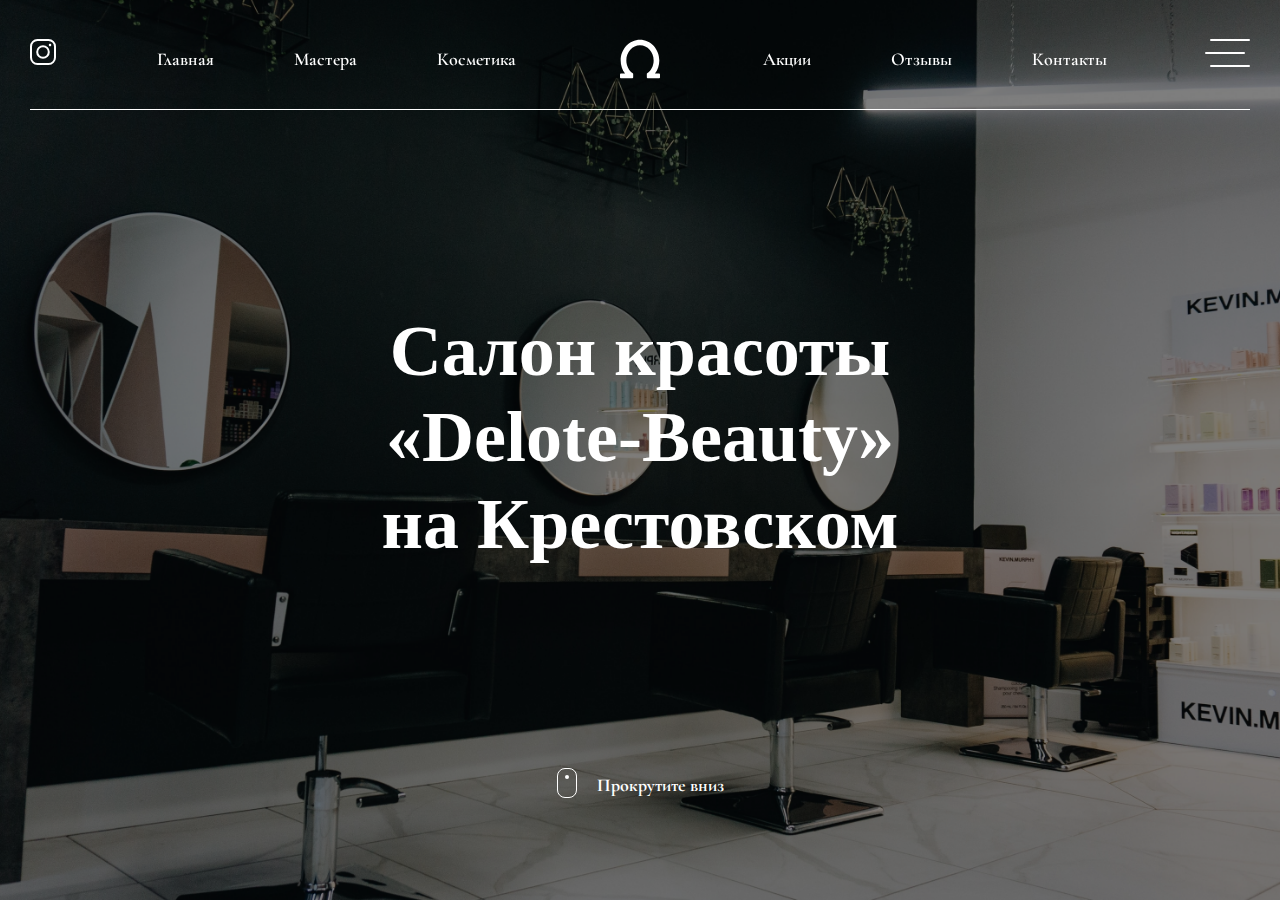
<file: index.html>
<!DOCTYPE html>
<html lang="en">
	<head>
		<meta charset="UTF-8" />
		<meta name="viewport" content="width=device-width, initial-scale=1.0" />
		<title>Beauty</title>
		<link rel="stylesheet" href="./assets/styles/style.css" />
		<link rel="stylesheet" href="./assets/styles/media.css" />
	</head>
	<!-- padding одинаковый во всех sction -->

	<body>
		<header class="header">
			<div class="container">
				<div class="header__line">
					<a href="#" class="inst__wrapper">
						<svg
							xmlns="http://www.w3.org/2000/svg"
							width="26"
							height="26"
							viewBox="0 0 26 26"
							fill="none"
						>
							<path
								d="M18.5341 1H7.46592C3.89455 1 1 3.89507 1 7.46592V18.5341C1 22.1054 3.89507 25 7.46643 25H18.5336C22.1049 25 25 22.1049 25 18.5336V7.46592C25 3.89455 22.1049 1 18.5336 1H18.5341Z"
								stroke="white"
								stroke-width="2"
								stroke-miterlimit="10"
							/>
							<path
								d="M13 18.7932C16.1995 18.7932 18.7932 16.1995 18.7932 13C18.7932 9.8005 16.1995 7.20679 13 7.20679C9.80049 7.20679 7.20679 9.8005 7.20679 13C7.20679 16.1995 9.80049 18.7932 13 18.7932Z"
								stroke="white"
								stroke-width="2"
								stroke-miterlimit="10"
							/>
							<path
								d="M20.0345 7.20688C20.72 7.20688 21.2757 6.65115 21.2757 5.96562C21.2757 5.2801 20.72 4.72437 20.0345 4.72437C19.3489 4.72437 18.7932 5.2801 18.7932 5.96562C18.7932 6.65115 19.3489 7.20688 20.0345 7.20688Z"
								fill="white"
							/>
						</svg>
					</a>
					<nav class="header__nav">
						<a href="#" class="header__link">Главная</a>
						<a href="./masters.html" class="header__link">Мастера</a>
						<a href="#" class="header__link">Косметика</a>
					</nav>
					<a href="./index.html" class="logo__wrapper">
						<svg
							xmlns="http://www.w3.org/2000/svg"
							width="40"
							height="40"
							viewBox="0 0 40 40"
							fill="none"
						>
							<g clip-path="url(#clip0_1_23)">
								<path
									d="M39.1904 34.5978H34.9553C37.7664 30.8686 39.3147 26.2056 39.3147 21.4677C39.3147 9.99511 30.6501 0.661377 19.9988 0.661377C9.34791 0.661377 0.682858 9.99552 0.682858 21.4677C0.682858 26.2064 2.23032 30.8694 5.04109 34.5978H0.809553C0.36268 34.5978 0 34.9605 0 35.4074V38.5298C0 38.9767 0.36268 39.3394 0.809553 39.3394H12.3663C12.8132 39.3394 13.1759 38.9767 13.1759 38.5298V35.0516C13.1759 34.8589 13.1075 34.6731 12.9828 34.527L12.9379 34.474C12.8925 34.4201 12.8399 34.3728 12.782 34.3331C8.8047 31.5766 6.33354 26.6472 6.33354 21.4673C6.33354 13.1103 12.4639 6.31165 19.9988 6.31165C27.5333 6.31165 33.6636 13.1107 33.6636 21.4673C33.6636 26.6691 31.1771 31.609 27.1755 34.3598C26.9557 34.5108 26.8245 34.7601 26.8245 35.0265V38.529C26.8245 38.9759 27.1872 39.3386 27.6341 39.3386H39.1904C39.6373 39.3386 40 38.9759 40 38.529V35.4066C40 34.9601 39.6381 34.5978 39.1904 34.5978Z"
									fill="white"
								/>
							</g>
							<defs>
								<clipPath id="clip0_1_23">
									<rect width="40" height="40" fill="white" />
								</clipPath>
							</defs>
						</svg>
					</a>
					<nav class="header__nav">
						<a href="#" class="header__link">Акции</a>
						<a href="#" class="header__link">Отзывы</a>
						<a href="./contacts.html" class="header__link">Контакты</a>
					</nav>
					<nav class="burger__nav">
						<input type="checkbox" id="burger" class="burger__check" hidden />
						<label for="burger" class="burger__btn">
							<span class="burger__line"></span>
						</label>
						<div class="burger__menu">
							<p class="burger__text">
								Lorem ipsum dolor sit amet, consectetur adipiscing elit. Ipsum,
								adipiscing amet in egestas sem dui, arcu faucibus scelerisque.
								Nisl est felis id volutpat. Sed dolor fermentum amet lectus nibh
								quis. Tortor donec pellentesque leo ac placerat. Morbi.
							</p>
							<div class="contacts-box">
						<h3 class="contacts__sub-title">Контакты</h3>
						<div class="contacts__phones">
							<p class="cont-p__item">+7 (812) 123-45-67</p>
							<p class="cont-p__item">+7 (812) 123-45-67</p>
							<p class="cont-p__item">Новоостровский проспект, дом 36 лит. С</p>
						</div>
					</div>
					<div class="contacts-box">
						<h3 class="contacts__sub-title">Режим работы</h3>
						<div class="contacts__phones">
							<p class="cont-p__item">C 10:00 до 21:00 (Пн-Пт)</p>
							<p class="cont-p__item">С 11:00 до 20:00 (Сб-Вс)</p>
						</div>
					</div>
						</div>
					</nav>
				</div>
			</div>
		</header>
		<section class="hero">
			<div class="hero__div"></div>
			<h1 class="hero__title">Салон красоты «Delote-Beauty» на Крестовском</h1>
			<a href="#quote__scroll" class="hero__scrolltext">Прокрутите вниз</a>
		</section>
		<!-- <section class="quote" id="quote__scroll">	
			<div class="container">
				<div class="quotes">
					<svg
						xmlns="http://www.w3.org/2000/svg"
						width="80"
						height="64"
						viewBox="0 0 80 64"
						fill="none"
					>
						<path
							d="M22.0513 36.5714C26.1538 36.5714 29.4017 37.8546 31.7949 40.4211C34.359 42.8271 35.6411 46.0351 35.6411 50.0451C35.6411 54.3759 34.1026 57.8246 31.0257 60.391C28.1197 62.797 24.1026 64 18.9744 64C12.9915 64 8.29064 61.8346 4.87183 57.5038C1.62397 53.1729 0 46.9975 0 38.9774C0 31.7594 1.70941 25.1028 5.12821 19.0075C8.54702 12.7519 13.6752 6.49623 20.5129 0.240597C20.6838 0.0801979 20.9402 0 21.282 0C21.7949 0 22.2222 0.2406 22.5641 0.721797C22.906 1.203 22.906 1.604 22.5641 1.9248C14.188 9.94485 9.99999 19.4085 9.99999 30.3158C9.99999 34.807 10.8547 38.0952 12.5641 40.1805C14.1026 37.7744 17.265 36.5714 22.0513 36.5714ZM66.4103 36.5714C70.5128 36.5714 73.7607 37.8546 76.1538 40.4211C78.7179 42.8271 80 46.0351 80 50.0451C80 54.3759 78.4615 57.8246 75.3846 60.391C72.4786 62.797 68.4616 64 63.3334 64C57.3505 64 52.6496 61.8346 49.2308 57.5038C45.9829 53.1729 44.359 46.9975 44.359 38.9774C44.359 31.7594 46.0684 25.1028 49.4872 19.0075C52.906 12.7519 58.0342 6.49623 64.8718 0.240597C65.0427 0.0801979 65.2992 0 65.641 0C66.1539 0 66.5812 0.2406 66.9231 0.721797C67.265 1.203 67.265 1.604 66.9231 1.9248C58.547 9.94485 54.359 19.4085 54.359 30.3158C54.359 34.807 55.2137 38.0952 56.9231 40.1805C58.4616 37.7744 61.624 36.5714 66.4103 36.5714Z"
							fill="white"
						/>
					</svg>
				</div>
				<p class="quote__content">
					Lorem ipsum dolor sit amet, consectetur adipiscing elit. In arcu nibh
					vitae amet. Ipsum, pharetra donec ornare velit. Id at quisque accumsan
					risus ac ipsum ut. Sit elit, facilisi proin non malesuada sociis
					tristique. Viverra augue lorem ut quisque quam tortor, malesuada
					iaculis.
				</p>
				<p class="quote__content margin__quote">
					Et elementum at nulla venenatis, faucibus integer. Auctor neque eros,
					viverra rutrum. Fames ultrices condimentum tortor nec penatibus. Velit
					imperdiet sapien fringilla vestibulum sit fames.
				</p>
				<div class="servises-content">
					<div class="servises-content__wrapper">
						<div class="servises-content__bgcard hair"></div>
						<p class="servises-content__descript">Парикмахерские услуги</p>
					</div>
					<div class="servises-content__wrapper">
						<div class="servises-content__bgcard manic"></div>
						<p class="servises-content__descript">Маникюр</p>
					</div>
					<div class="servises-content__wrapper">
						<div class="servises-content__bgcard pedic"></div>
						<p class="servises-content__descript">Педикюр</p>
					</div>
					<div class="servises-content__wrapper">
						<div class="servises-content__bgcard cosm"></div>
						<p class="servises-content__descript">Косметология</p>
					</div>
					<div class="servises-content__wrapper">
						<div class="servises-content__bgcard estet"></div>
						<p class="servises-content__descript">Эстетист по телу</p>
					</div>
					<div class="servises-content__wrapper">
						<div class="servises-content__bgcard visaj"></div>
						<p class="servises-content__descript">Визаж</p>
					</div>
				</div>
				<div class="sponsors">
					<div class="sponsors__wrapper">
						<img src="./assets/src/image 3 (Traced).png" alt="" />
					</div>
					<div class="sponsors__wrapper">
						<img src="./assets/src/image 4 (Traced).png" alt="" />
					</div>
					<div class="sponsors__wrapper">
						<img src="./assets/src/image 5 (Traced).png" alt="" />
					</div>
					<div class="sponsors__wrapper">
						<img src="./assets/src/image 6 (Traced).png" alt="" />
					</div>
				</div>
			</div>
		</section>
		<section class="works">
			<div class="container">
				<div class="our-works">
					<h2 class="our-works__title">Наши работы</h2>
					<div class="our-works__links">
						<a href="" class="header__link">Показать все</a>
						<a href="" class="header__link">Парикмахерские услуги</a>
						<a href="" class="header__link">Маникюр</a>
						<a href="" class="header__link">Педикюр</a>
					</div>
					<div class="our-works__photos">
						<div class="our-works__wrapper">
							<img src="./assets/src/work-9.jpg" alt="style work" />
						</div>
						<div class="our-works__wrapper">
							<img src="./assets/src/work-6.jpg" alt="style work" />
						</div>
						<div class="our-works__wrapper">
							<img src="./assets/src/work-3.jpg" alt="style work" />
						</div>
						<div class="our-works__wrapper">
							<img src="./assets/src/work-8.jpg" alt="style work" />
						</div>
						<div class="our-works__wrapper">
							<img src="./assets/src/work-5.jpg" alt="style work" />
						</div>
						<div class="our-works__wrapper">
							<img src="./assets/src/work-2.jpg" alt="style work" />
						</div>
						<div class="our-works__wrapper">
							<img src="./assets/src/work-7.jpg" alt="style work" />
						</div>
						<div class="our-works__wrapper">
							<img src="./assets/src/work-4.jpg" alt="style work" />
						</div>
						<div class="our-works__wrapper">
							<img src="./assets/src/work-1.jpg" alt="style work" />
						</div>
					</div>
				</div>
			</div>
		</section>
		<footer class="footer">
			<div class="container">
				<div class="footer__content">
					<a href="#" class="logo__wrapper">
						<img src="./assets/src/omega-sign-svgrepo-com 1.svg" alt="">
					</a>
					<nav class="footer__content-contacts">
						<h3 class="footer__content-title">Контакты</h3>
						<p class="footer__content-text">+7 (812) 123-45-67</p>
						<p class="footer__content-text">+7 (911) 123-45-67</p>
						<p class="footer__content-text">
							Новоостровский проспект, дом 36 лит. С
						</p>
					</nav>
					<nav class="footer__content-contacts">
						<h3 class="footer__content-title">Режим работы</h3>
						<p class="footer__content-text">C 10:00 до 21:00 (Пн-Пт)</p>
						<p class="footer__content-text">С 11:00 до 20:00 (Сб-Вс)</p>
					</nav>
					<nav class="footer__content-contacts">
						<h3 class="footer__content-title">Мы в Instagram</h3>
						<a href="#" class="inst__wrapper">
							<img src="./assets/src/Group 2.svg" alt="">
						</a>
					</nav>
				</div>
				<div class="copyright">
					<p class="copyright__text">Copyright © 2017 - 2022</p>
				</div>
			</div>
		</footer> -->
	</body>
</html>
</file>
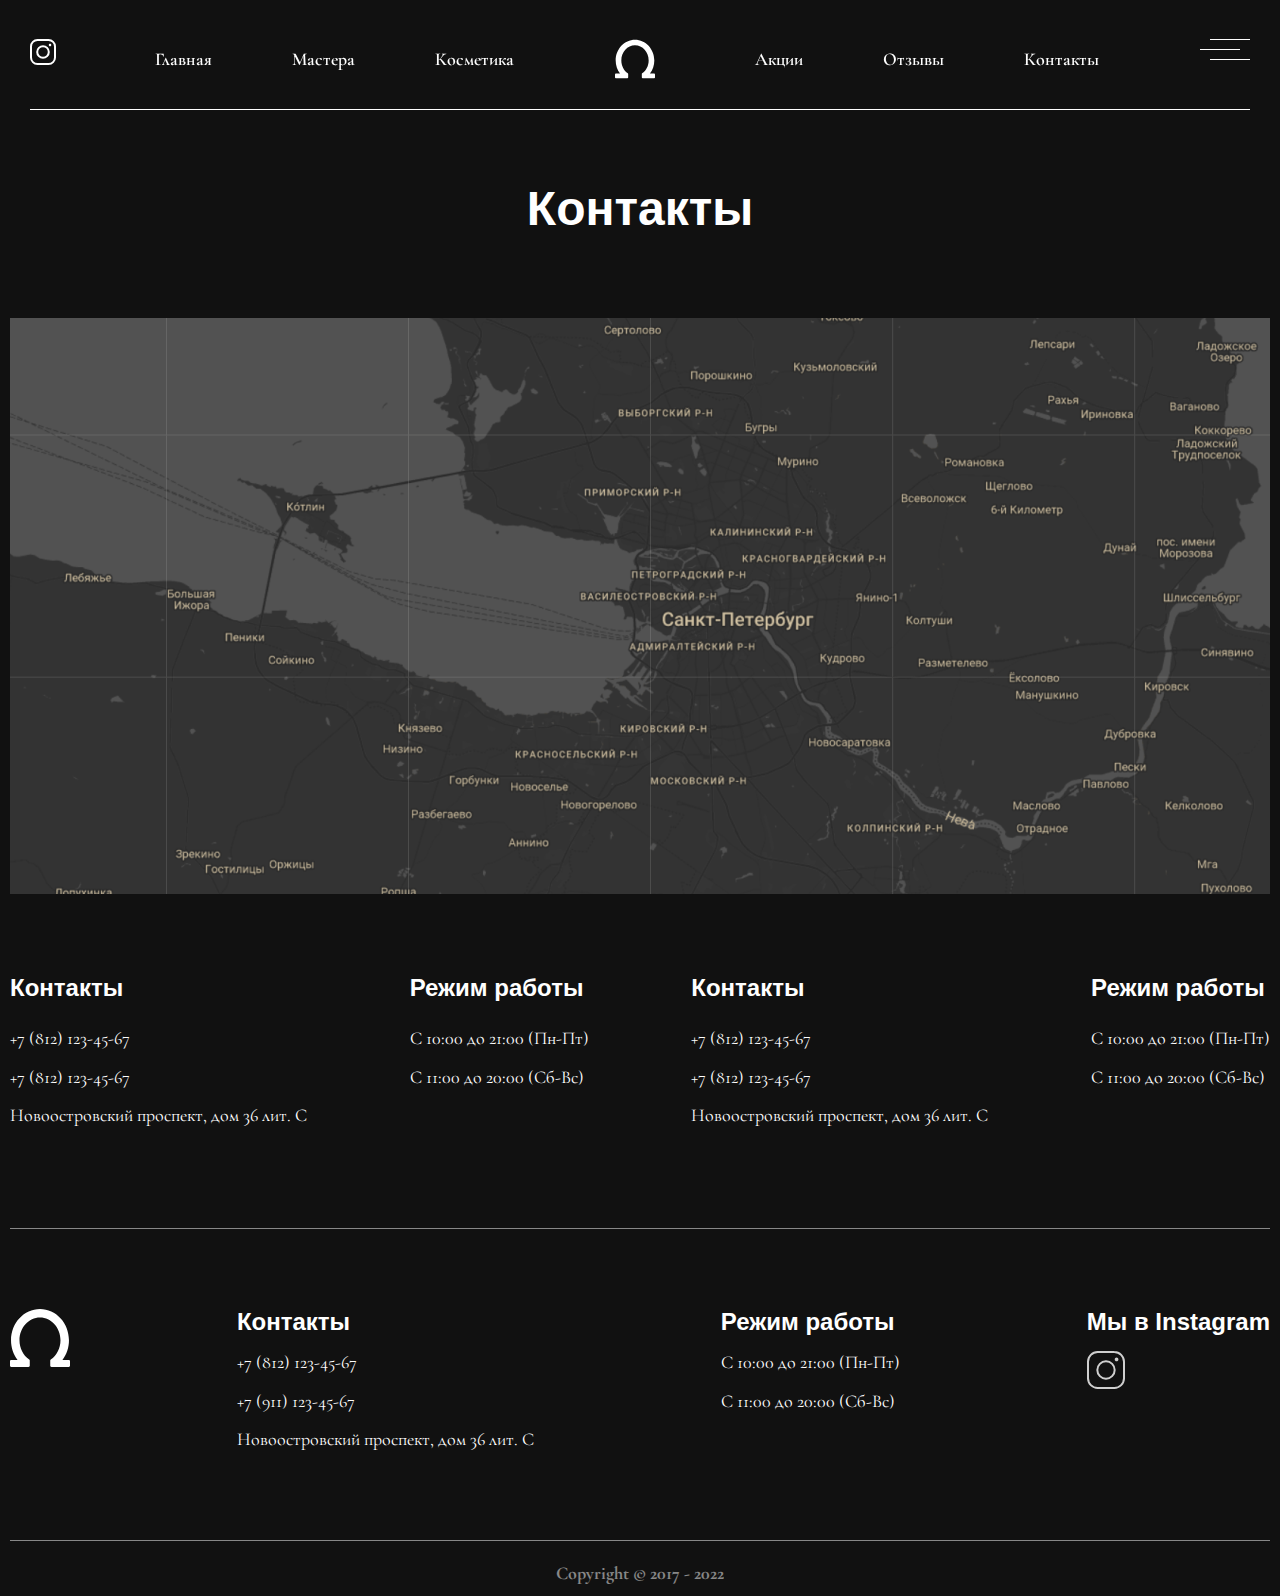
<file: contacts.html>
<!DOCTYPE html>
<html lang="en">
	<head>
		<meta charset="UTF-8" />
		<meta name="viewport" content="width=device-width, initial-scale=1.0" />
		<title>Document</title>
		<link rel="stylesheet" href="./assets/styles/style.css" />
	</head>
	<body>
		<header class="header">
			<div class="container">
				<div class="header__line">
					<a href="#" class="inst__wrapper">
						<!-- убрать div -->
						<svg
							xmlns="http://www.w3.org/2000/svg"
							width="26"
							height="26"
							viewBox="0 0 26 26"
							fill="none"
						>
							<path
								d="M18.5341 1H7.46592C3.89455 1 1 3.89507 1 7.46592V18.5341C1 22.1054 3.89507 25 7.46643 25H18.5336C22.1049 25 25 22.1049 25 18.5336V7.46592C25 3.89455 22.1049 1 18.5336 1H18.5341Z"
								stroke="white"
								stroke-width="2"
								stroke-miterlimit="10"
							/>
							<path
								d="M13 18.7932C16.1995 18.7932 18.7932 16.1995 18.7932 13C18.7932 9.8005 16.1995 7.20679 13 7.20679C9.80049 7.20679 7.20679 9.8005 7.20679 13C7.20679 16.1995 9.80049 18.7932 13 18.7932Z"
								stroke="white"
								stroke-width="2"
								stroke-miterlimit="10"
							/>
							<path
								d="M20.0345 7.20688C20.72 7.20688 21.2757 6.65115 21.2757 5.96562C21.2757 5.2801 20.72 4.72437 20.0345 4.72437C19.3489 4.72437 18.7932 5.2801 18.7932 5.96562C18.7932 6.65115 19.3489 7.20688 20.0345 7.20688Z"
								fill="white"
							/>
						</svg>
					</a>
					<nav class="header__nav">
						<a href="./index.html" class="header__link">Главная</a>
						<a href="./masters.html" class="header__link">Мастера</a>
						<a href="./cost.html" class="header__link">Косметика</a>
					</nav>
					<a href="./index.html" class="logo__wrapper">
						<!-- убрать div -->
						<svg
							xmlns="http://www.w3.org/2000/svg"
							width="40"
							height="40"
							viewBox="0 0 40 40"
							fill="none"
						>
							<g clip-path="url(#clip0_1_23)">
								<path
									d="M39.1904 34.5978H34.9553C37.7664 30.8686 39.3147 26.2056 39.3147 21.4677C39.3147 9.99511 30.6501 0.661377 19.9988 0.661377C9.34791 0.661377 0.682858 9.99552 0.682858 21.4677C0.682858 26.2064 2.23032 30.8694 5.04109 34.5978H0.809553C0.36268 34.5978 0 34.9605 0 35.4074V38.5298C0 38.9767 0.36268 39.3394 0.809553 39.3394H12.3663C12.8132 39.3394 13.1759 38.9767 13.1759 38.5298V35.0516C13.1759 34.8589 13.1075 34.6731 12.9828 34.527L12.9379 34.474C12.8925 34.4201 12.8399 34.3728 12.782 34.3331C8.8047 31.5766 6.33354 26.6472 6.33354 21.4673C6.33354 13.1103 12.4639 6.31165 19.9988 6.31165C27.5333 6.31165 33.6636 13.1107 33.6636 21.4673C33.6636 26.6691 31.1771 31.609 27.1755 34.3598C26.9557 34.5108 26.8245 34.7601 26.8245 35.0265V38.529C26.8245 38.9759 27.1872 39.3386 27.6341 39.3386H39.1904C39.6373 39.3386 40 38.9759 40 38.529V35.4066C40 34.9601 39.6381 34.5978 39.1904 34.5978Z"
									fill="white"
								/>
							</g>
							<defs>
								<clipPath id="clip0_1_23">
									<rect width="40" height="40" fill="white" />
								</clipPath>
							</defs>
						</svg>
					</a>
					<nav class="header__nav">
						<a href="#" class="header__link">Акции</a>
						<a href="#" class="header__link">Отзывы</a>
						<a href="#" class="header__link">Контакты</a>
					</nav>
					<a href="#" class="burger__wrapper">
						<!-- убрать div -->
						<svg
							xmlns="http://www.w3.org/2000/svg"
							width="50"
							height="21"
							viewBox="0 0 50 21"
							fill="none"
						>
							<line x1="10" y1="0.5" x2="50" y2="0.5" stroke="white" />
							<line x1="10" y1="20.5" x2="50" y2="20.5" stroke="white" />
							<line y1="10.5" x2="40" y2="10.5" stroke="white" />
						</svg>
					</a>
				</div>
			</div>
		</header>
		<section class="contacts">
			<div class="container">
				<h2 class="contacts__title">Контакты</h2>
				<div class="map"></div>
				<div class="general__c-wrapper">
					<div class="contacts-box">
						<h3 class="contacts__sub-title">Контакты</h3>
						<div class="contacts__phones">
							<p class="cont-p__item">+7 (812) 123-45-67</p>
							<p class="cont-p__item">+7 (812) 123-45-67</p>
							<p class="cont-p__item">Новоостровский проспект, дом 36 лит. С</p>
						</div>
					</div>
					<div class="contacts-box">
						<h3 class="contacts__sub-title">Режим работы</h3>
						<div class="contacts__phones">
							<p class="cont-p__item">C 10:00 до 21:00 (Пн-Пт)</p>
							<p class="cont-p__item">С 11:00 до 20:00 (Сб-Вс)</p>
						</div>
					</div>
					<div class="contacts-box">
						<h3 class="contacts__sub-title">Контакты</h3>
						<div class="contacts__phones">
							<p class="cont-p__item">+7 (812) 123-45-67</p>
							<p class="cont-p__item">+7 (812) 123-45-67</p>
							<p class="cont-p__item">Новоостровский проспект, дом 36 лит. С</p>
						</div>
					</div>
					<div class="contacts-box">
						<h3 class="contacts__sub-title">Режим работы</h3>
						<div class="contacts__phones">
							<p class="cont-p__item">C 10:00 до 21:00 (Пн-Пт)</p>
							<p class="cont-p__item">С 11:00 до 20:00 (Сб-Вс)</p>
						</div>
					</div>
				</div>
			</div>
		</section>
		<footer class="footer">
			<div class="container">
				<div class="footer__content">
					<a href="#" class="logo__wrapper">
						<img src="./assets/src/omega-sign-svgrepo-com 1.svg" alt="" />
					</a>
					<nav class="footer__content-contacts">
						<h3 class="footer__content-title">Контакты</h3>
						<p class="footer__content-text">+7 (812) 123-45-67</p>
						<p class="footer__content-text">+7 (911) 123-45-67</p>
						<p class="footer__content-text">
							Новоостровский проспект, дом 36 лит. С
						</p>
					</nav>
					<nav class="footer__content-contacts">
						<h3 class="footer__content-title">Режим работы</h3>
						<p class="footer__content-text">C 10:00 до 21:00 (Пн-Пт)</p>
						<p class="footer__content-text">С 11:00 до 20:00 (Сб-Вс)</p>
					</nav>
					<nav class="footer__content-contacts">
						<h3 class="footer__content-title">Мы в Instagram</h3>
						<a href="#" class="inst__wrapper">
							<img src="./assets/src/Group 2.svg" alt="" />
						</a>
					</nav>
				</div>
				<div class="copyright">
					<p class="copyright__text">Copyright © 2017 - 2022</p>
				</div>
			</div>
		</footer>
	</body>
</html>
</file>
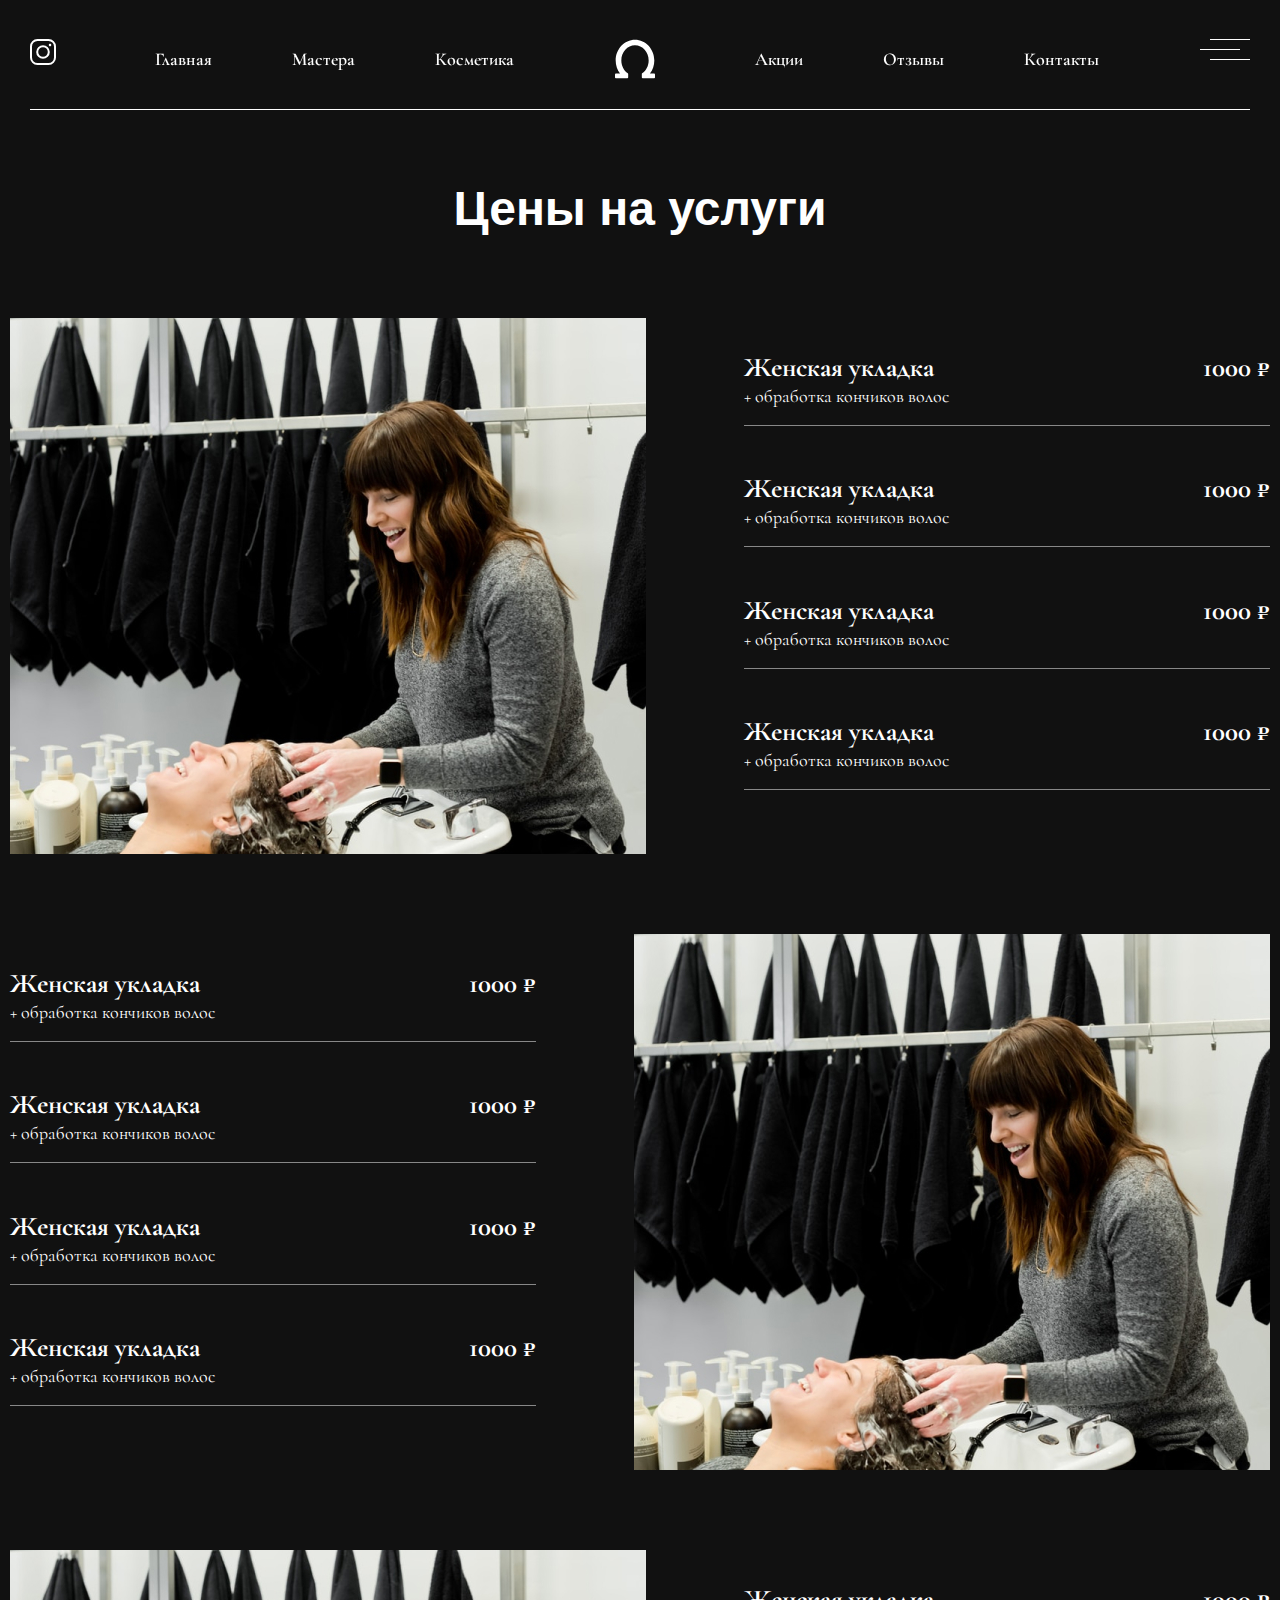
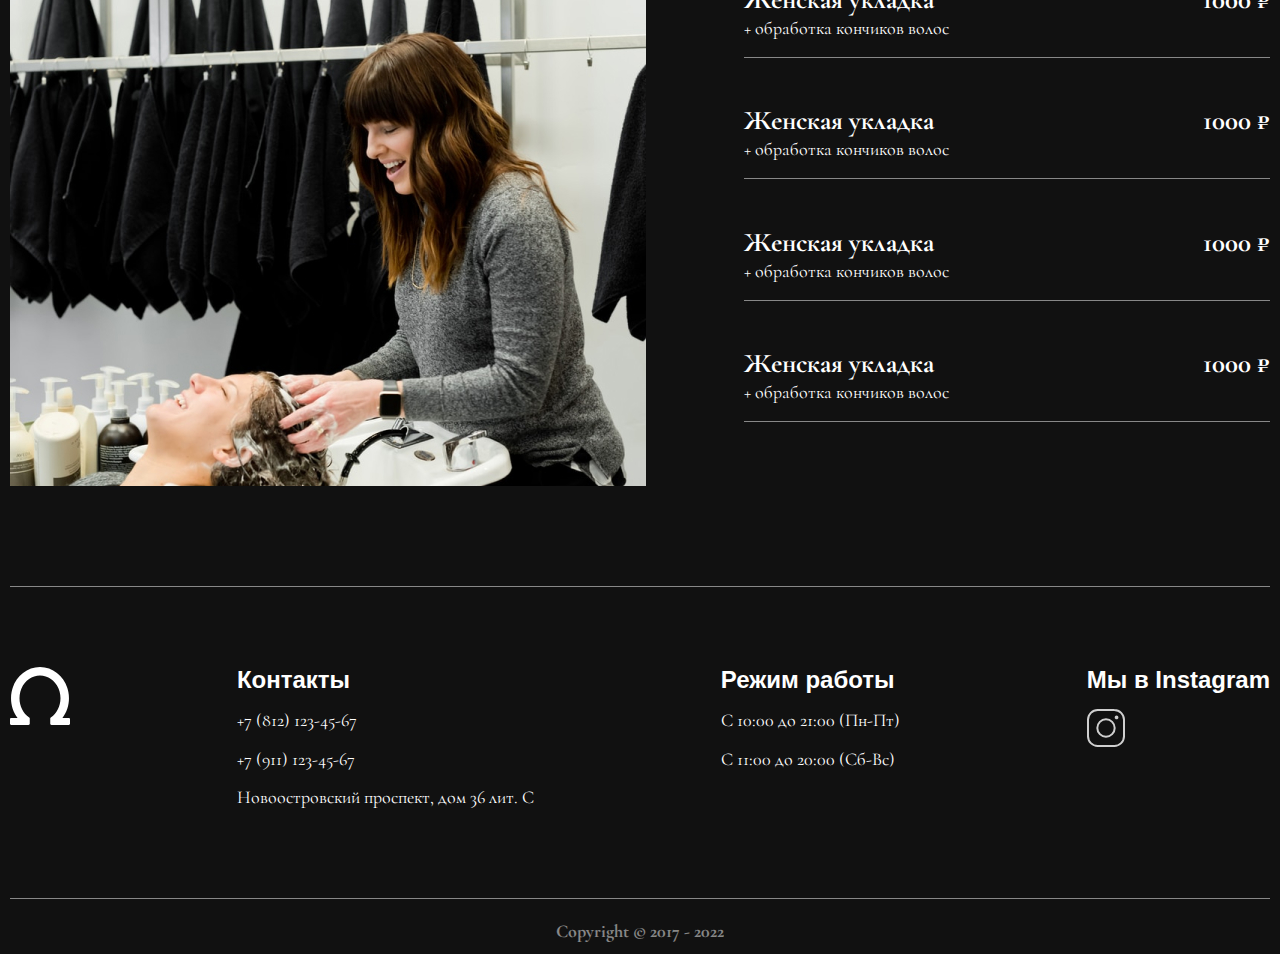
<file: cost.html>
<!DOCTYPE html>
<html lang="en">
	<head>
		<meta charset="UTF-8" />
		<meta name="viewport" content="width=device-width, initial-scale=1.0" />
		<title>Document</title>
		<link rel="stylesheet" href="./assets/styles/style.css" />
	</head>
	<body>
		<header class="header">
			<div class="container">
				<div class="header__line">
					<a href="#" class="inst__wrapper">
						<!-- убрать div -->
						<svg
							xmlns="http://www.w3.org/2000/svg"
							width="26"
							height="26"
							viewBox="0 0 26 26"
							fill="none"
						>
							<path
								d="M18.5341 1H7.46592C3.89455 1 1 3.89507 1 7.46592V18.5341C1 22.1054 3.89507 25 7.46643 25H18.5336C22.1049 25 25 22.1049 25 18.5336V7.46592C25 3.89455 22.1049 1 18.5336 1H18.5341Z"
								stroke="white"
								stroke-width="2"
								stroke-miterlimit="10"
							/>
							<path
								d="M13 18.7932C16.1995 18.7932 18.7932 16.1995 18.7932 13C18.7932 9.8005 16.1995 7.20679 13 7.20679C9.80049 7.20679 7.20679 9.8005 7.20679 13C7.20679 16.1995 9.80049 18.7932 13 18.7932Z"
								stroke="white"
								stroke-width="2"
								stroke-miterlimit="10"
							/>
							<path
								d="M20.0345 7.20688C20.72 7.20688 21.2757 6.65115 21.2757 5.96562C21.2757 5.2801 20.72 4.72437 20.0345 4.72437C19.3489 4.72437 18.7932 5.2801 18.7932 5.96562C18.7932 6.65115 19.3489 7.20688 20.0345 7.20688Z"
								fill="white"
							/>
						</svg>
					</a>
					<nav class="header__nav">
						<a href="./index.html" class="header__link">Главная</a>
						<a href="./masters.html" class="header__link">Мастера</a>
						<a href="./cost.html" class="header__link">Косметика</a>
					</nav>
					<a href="./index.html" class="logo__wrapper">
						<!-- убрать div -->
						<svg
							xmlns="http://www.w3.org/2000/svg"
							width="40"
							height="40"
							viewBox="0 0 40 40"
							fill="none"
						>
							<g clip-path="url(#clip0_1_23)">
								<path
									d="M39.1904 34.5978H34.9553C37.7664 30.8686 39.3147 26.2056 39.3147 21.4677C39.3147 9.99511 30.6501 0.661377 19.9988 0.661377C9.34791 0.661377 0.682858 9.99552 0.682858 21.4677C0.682858 26.2064 2.23032 30.8694 5.04109 34.5978H0.809553C0.36268 34.5978 0 34.9605 0 35.4074V38.5298C0 38.9767 0.36268 39.3394 0.809553 39.3394H12.3663C12.8132 39.3394 13.1759 38.9767 13.1759 38.5298V35.0516C13.1759 34.8589 13.1075 34.6731 12.9828 34.527L12.9379 34.474C12.8925 34.4201 12.8399 34.3728 12.782 34.3331C8.8047 31.5766 6.33354 26.6472 6.33354 21.4673C6.33354 13.1103 12.4639 6.31165 19.9988 6.31165C27.5333 6.31165 33.6636 13.1107 33.6636 21.4673C33.6636 26.6691 31.1771 31.609 27.1755 34.3598C26.9557 34.5108 26.8245 34.7601 26.8245 35.0265V38.529C26.8245 38.9759 27.1872 39.3386 27.6341 39.3386H39.1904C39.6373 39.3386 40 38.9759 40 38.529V35.4066C40 34.9601 39.6381 34.5978 39.1904 34.5978Z"
									fill="white"
								/>
							</g>
							<defs>
								<clipPath id="clip0_1_23">
									<rect width="40" height="40" fill="white" />
								</clipPath>
							</defs>
						</svg>
					</a>
					<nav class="header__nav">
						<a href="#" class="header__link">Акции</a>
						<a href="#" class="header__link">Отзывы</a>
						<a href="./contacts.html" class="header__link">Контакты</a>
					</nav>
					<a href="#" class="burger__wrapper">
						<!-- убрать div -->
						<svg
							xmlns="http://www.w3.org/2000/svg"
							width="50"
							height="21"
							viewBox="0 0 50 21"
							fill="none"
						>
							<line x1="10" y1="0.5" x2="50" y2="0.5" stroke="white" />
							<line x1="10" y1="20.5" x2="50" y2="20.5" stroke="white" />
							<line y1="10.5" x2="40" y2="10.5" stroke="white" />
						</svg>
					</a>
				</div>
			</div>
		</header>
		<section class="cost">
			<h2 class="cost__title">Цены на услуги</h2>
			<div class="container">
				<div class="cost__hair-style">
					<div class="hair-style__wrapper"></div>
					<div class="hs-fullwrapper">
						<div class="hair-style__list">
							<div class="hs-list__firstwrapper">
								<p class="hs-list__desc">Женская укладка</p>
								<p class="hs-list__desc desc-price">1000 ₽</p>
							</div>
							<p class="hs-list__mini-desc">+ обработка кончиков волос</p>
						</div>
						<div class="hair-style__list">
							<div class="hs-list__firstwrapper">
								<p class="hs-list__desc">Женская укладка</p>
								<p class="hs-list__desc desc-price">1000 ₽</p>
							</div>
							<p class="hs-list__mini-desc">+ обработка кончиков волос</p>
						</div>
						<div class="hair-style__list">
							<div class="hs-list__firstwrapper">
								<p class="hs-list__desc">Женская укладка</p>
								<p class="hs-list__desc desc-price">1000 ₽</p>
							</div>
							<p class="hs-list__mini-desc">+ обработка кончиков волос</p>
						</div>
						<div class="hair-style__list">
							<div class="hs-list__firstwrapper">
								<p class="hs-list__desc">Женская укладка</p>
								<p class="hs-list__desc desc-price">1000 ₽</p>
							</div>
							<p class="hs-list__mini-desc">+ обработка кончиков волос</p>
						</div>
					</div>
				</div>
				<div class="cost__hair-style">
					<div class="hs-fullwrapper">
						<div class="hair-style__list">
							<div class="hs-list__firstwrapper">
								<p class="hs-list__desc">Женская укладка</p>
								<p class="hs-list__desc desc-price">1000 ₽</p>
							</div>
							<p class="hs-list__mini-desc">+ обработка кончиков волос</p>
						</div>
						<div class="hair-style__list">
							<div class="hs-list__firstwrapper">
								<p class="hs-list__desc">Женская укладка</p>
								<p class="hs-list__desc desc-price">1000 ₽</p>
							</div>
							<p class="hs-list__mini-desc">+ обработка кончиков волос</p>
						</div>
						<div class="hair-style__list">
							<div class="hs-list__firstwrapper">
								<p class="hs-list__desc">Женская укладка</p>
								<p class="hs-list__desc desc-price">1000 ₽</p>
							</div>
							<p class="hs-list__mini-desc">+ обработка кончиков волос</p>
						</div>
						<div class="hair-style__list">
							<div class="hs-list__firstwrapper">
								<p class="hs-list__desc">Женская укладка</p>
								<p class="hs-list__desc desc-price">1000 ₽</p>
							</div>
							<p class="hs-list__mini-desc">+ обработка кончиков волос</p>
						</div>
					</div>
					<div class="hair-style__wrapper"></div>
				</div>
				<div class="cost__hair-style">
					<div class="hair-style__wrapper"></div>
					<div class="hs-fullwrapper">
						<div class="hair-style__list">
							<div class="hs-list__firstwrapper">
								<p class="hs-list__desc">Женская укладка</p>
								<p class="hs-list__desc desc-price">1000 ₽</p>
							</div>
							<p class="hs-list__mini-desc">+ обработка кончиков волос</p>
						</div>
						<div class="hair-style__list">
							<div class="hs-list__firstwrapper">
								<p class="hs-list__desc">Женская укладка</p>
								<p class="hs-list__desc desc-price">1000 ₽</p>
							</div>
							<p class="hs-list__mini-desc">+ обработка кончиков волос</p>
						</div>
						<div class="hair-style__list">
							<div class="hs-list__firstwrapper">
								<p class="hs-list__desc">Женская укладка</p>
								<p class="hs-list__desc desc-price">1000 ₽</p>
							</div>
							<p class="hs-list__mini-desc">+ обработка кончиков волос</p>
						</div>
						<div class="hair-style__list">
							<div class="hs-list__firstwrapper">
								<p class="hs-list__desc">Женская укладка</p>
								<p class="hs-list__desc desc-price">1000 ₽</p>
							</div>
							<p class="hs-list__mini-desc">+ обработка кончиков волос</p>
						</div>
					</div>
				</div>
			</div>
		</section>
		<footer class="footer">
			<div class="container">
				<div class="footer__content">
					<a href="#" class="logo__wrapper">
						<img src="./assets/src/omega-sign-svgrepo-com 1.svg" alt="" />
					</a>
					<nav class="footer__content-contacts">
						<h3 class="footer__content-title">Контакты</h3>
						<p class="footer__content-text">+7 (812) 123-45-67</p>
						<p class="footer__content-text">+7 (911) 123-45-67</p>
						<p class="footer__content-text">
							Новоостровский проспект, дом 36 лит. С
						</p>
					</nav>
					<nav class="footer__content-contacts">
						<h3 class="footer__content-title">Режим работы</h3>
						<p class="footer__content-text">C 10:00 до 21:00 (Пн-Пт)</p>
						<p class="footer__content-text">С 11:00 до 20:00 (Сб-Вс)</p>
					</nav>
					<nav class="footer__content-contacts">
						<h3 class="footer__content-title">Мы в Instagram</h3>
						<a href="#" class="inst__wrapper">
							<img src="./assets/src/Group 2.svg" alt="" />
						</a>
					</nav>
				</div>
				<div class="copyright">
					<p class="copyright__text">Copyright © 2017 - 2022</p>
				</div>
			</div>
		</footer>
	</body>
</html>
</file>
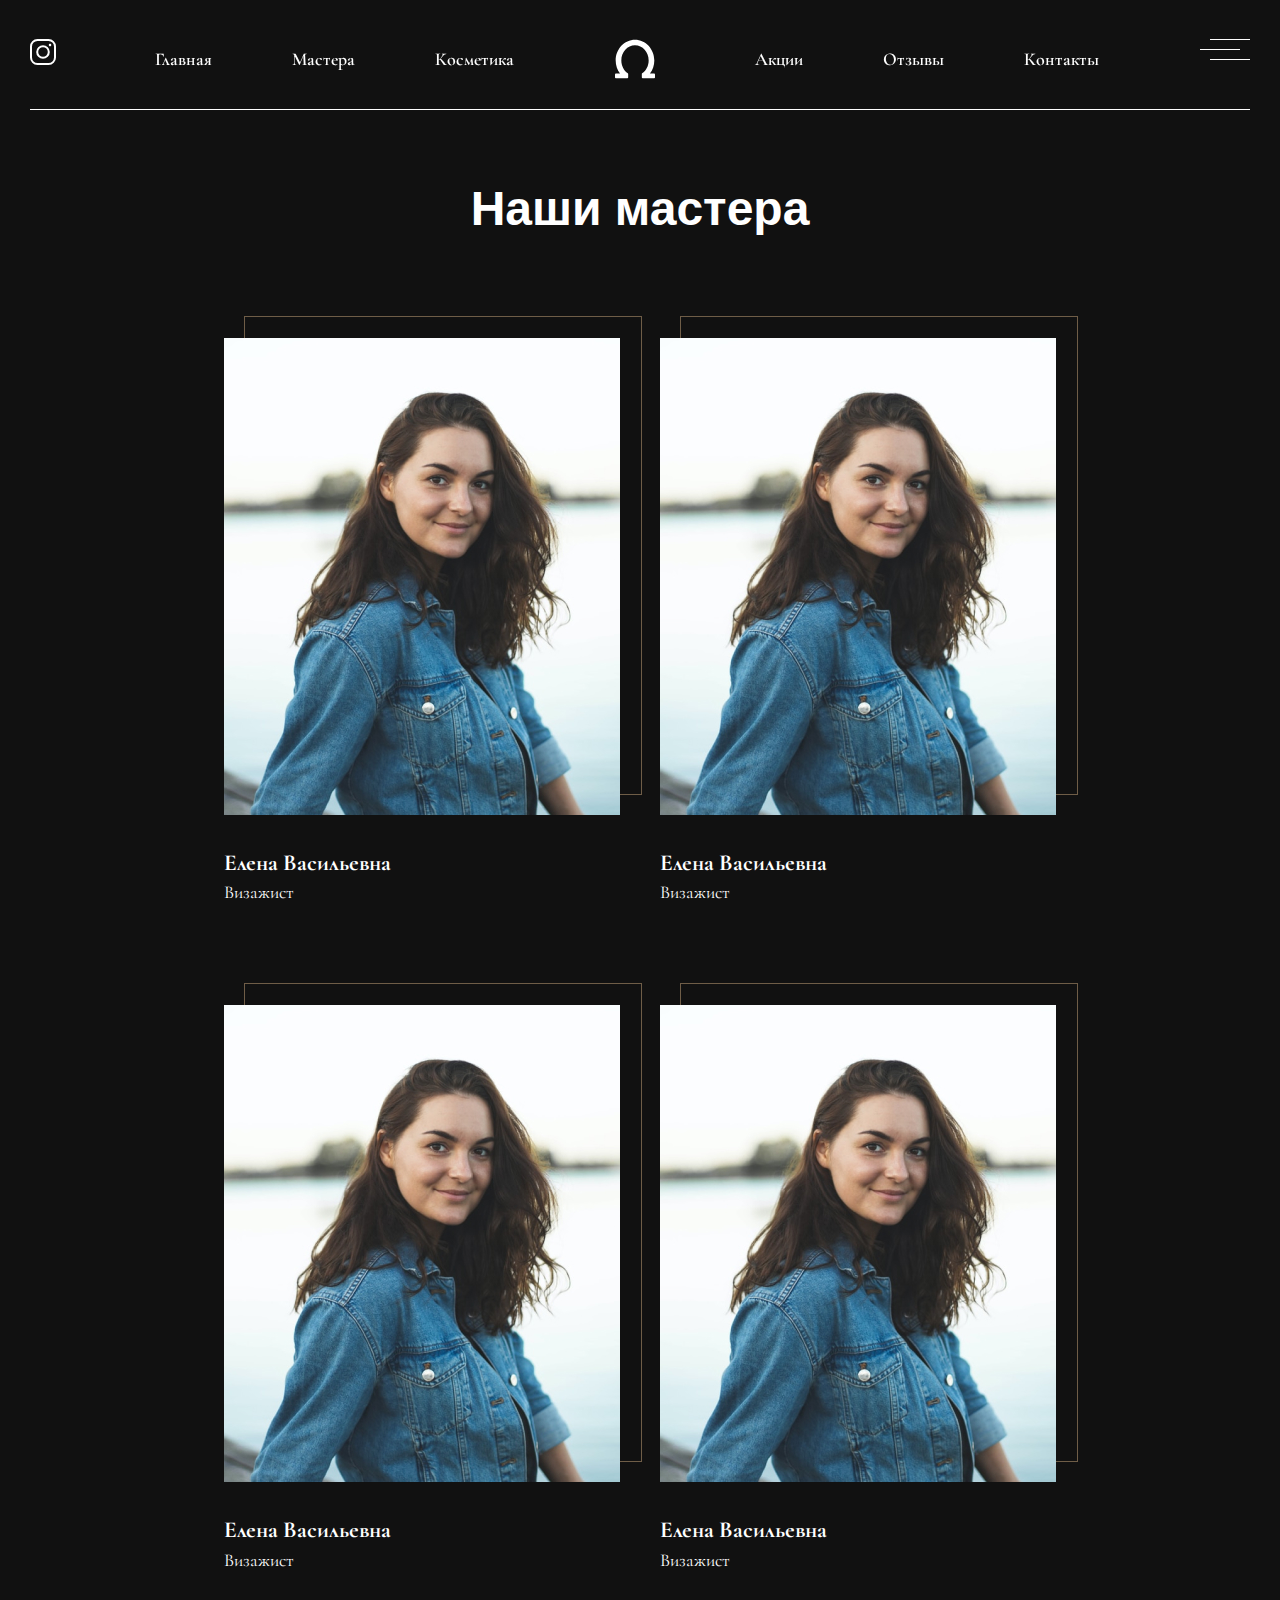
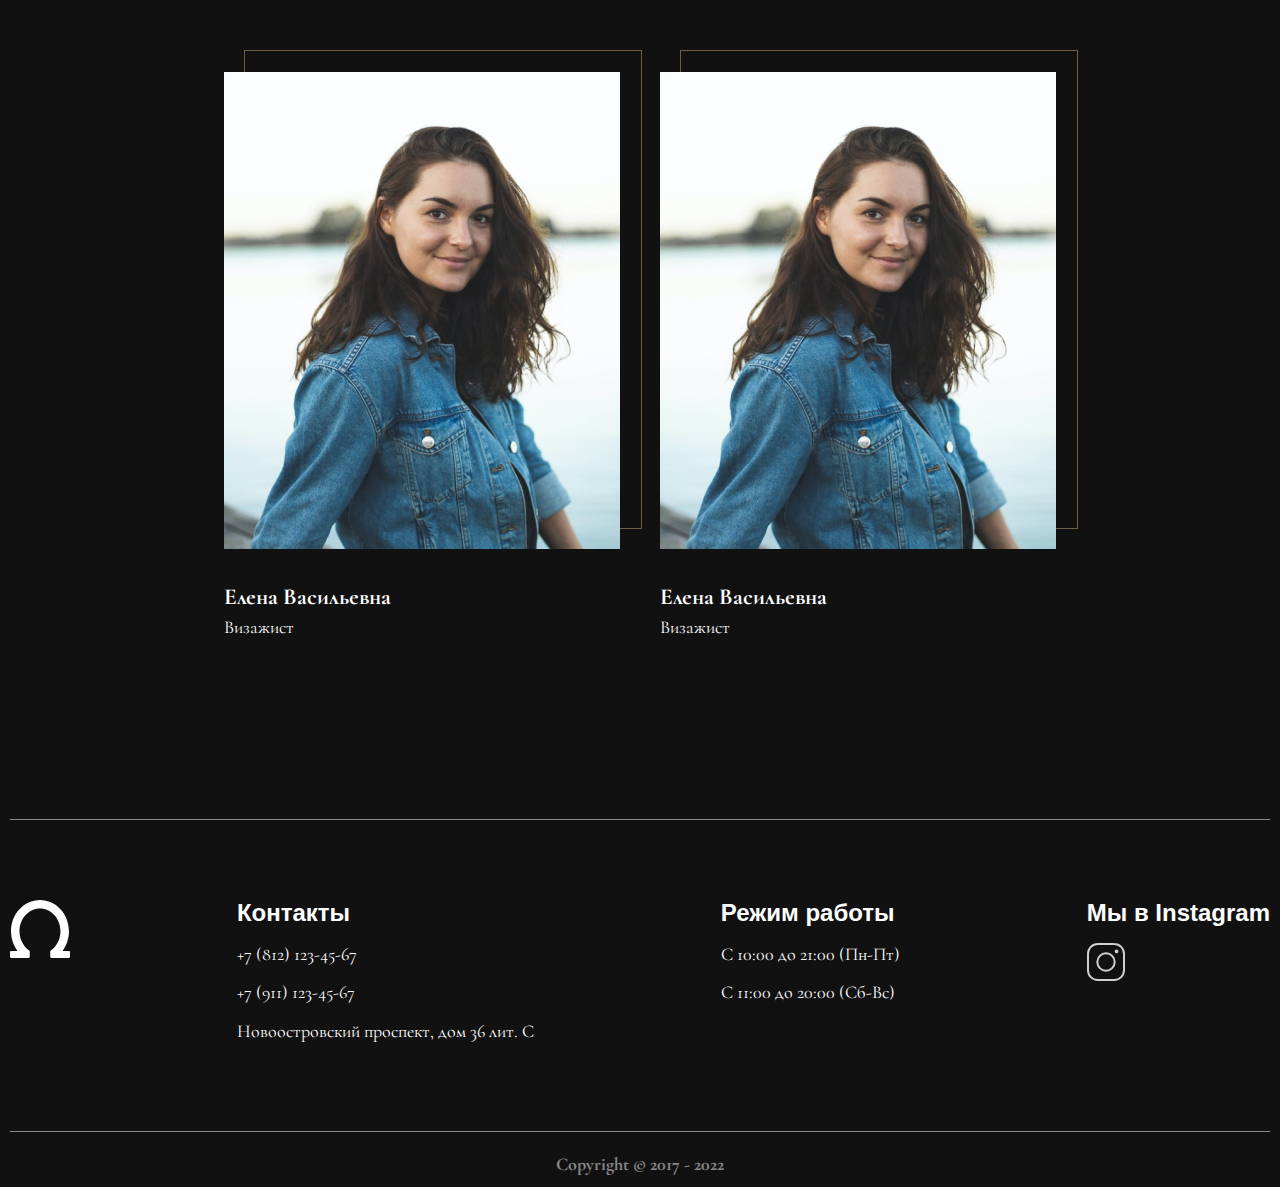
<file: masters.html>
<!DOCTYPE html>
<html lang="en">
	<head>
		<meta charset="UTF-8" />
		<meta name="viewport" content="width=device-width, initial-scale=1.0" />
		<title>Beauty</title>
		<link rel="stylesheet" href="./assets/styles/style.css" />
	</head>
	<body>
		<header class="header">
			<div class="container">
				<div class="header__line">
					<a href="#" class="inst__wrapper">
						<!-- убрать div -->
						<svg
							xmlns="http://www.w3.org/2000/svg"
							width="26"
							height="26"
							viewBox="0 0 26 26"
							fill="none"
						>
							<path
								d="M18.5341 1H7.46592C3.89455 1 1 3.89507 1 7.46592V18.5341C1 22.1054 3.89507 25 7.46643 25H18.5336C22.1049 25 25 22.1049 25 18.5336V7.46592C25 3.89455 22.1049 1 18.5336 1H18.5341Z"
								stroke="white"
								stroke-width="2"
								stroke-miterlimit="10"
							/>
							<path
								d="M13 18.7932C16.1995 18.7932 18.7932 16.1995 18.7932 13C18.7932 9.8005 16.1995 7.20679 13 7.20679C9.80049 7.20679 7.20679 9.8005 7.20679 13C7.20679 16.1995 9.80049 18.7932 13 18.7932Z"
								stroke="white"
								stroke-width="2"
								stroke-miterlimit="10"
							/>
							<path
								d="M20.0345 7.20688C20.72 7.20688 21.2757 6.65115 21.2757 5.96562C21.2757 5.2801 20.72 4.72437 20.0345 4.72437C19.3489 4.72437 18.7932 5.2801 18.7932 5.96562C18.7932 6.65115 19.3489 7.20688 20.0345 7.20688Z"
								fill="white"
							/>
						</svg>
					</a>
					<nav class="header__nav">
						<a href="./index.html" class="header__link">Главная</a>
						<a href="./masters.html" class="header__link">Мастера</a>
						<a href="./cost.html" class="header__link">Косметика</a>
					</nav>
					<a href="./index.html" class="logo__wrapper">
						<!-- убрать div -->
						<svg
							xmlns="http://www.w3.org/2000/svg"
							width="40"
							height="40"
							viewBox="0 0 40 40"
							fill="none"
						>
							<g clip-path="url(#clip0_1_23)">
								<path
									d="M39.1904 34.5978H34.9553C37.7664 30.8686 39.3147 26.2056 39.3147 21.4677C39.3147 9.99511 30.6501 0.661377 19.9988 0.661377C9.34791 0.661377 0.682858 9.99552 0.682858 21.4677C0.682858 26.2064 2.23032 30.8694 5.04109 34.5978H0.809553C0.36268 34.5978 0 34.9605 0 35.4074V38.5298C0 38.9767 0.36268 39.3394 0.809553 39.3394H12.3663C12.8132 39.3394 13.1759 38.9767 13.1759 38.5298V35.0516C13.1759 34.8589 13.1075 34.6731 12.9828 34.527L12.9379 34.474C12.8925 34.4201 12.8399 34.3728 12.782 34.3331C8.8047 31.5766 6.33354 26.6472 6.33354 21.4673C6.33354 13.1103 12.4639 6.31165 19.9988 6.31165C27.5333 6.31165 33.6636 13.1107 33.6636 21.4673C33.6636 26.6691 31.1771 31.609 27.1755 34.3598C26.9557 34.5108 26.8245 34.7601 26.8245 35.0265V38.529C26.8245 38.9759 27.1872 39.3386 27.6341 39.3386H39.1904C39.6373 39.3386 40 38.9759 40 38.529V35.4066C40 34.9601 39.6381 34.5978 39.1904 34.5978Z"
									fill="white"
								/>
							</g>
							<defs>
								<clipPath id="clip0_1_23">
									<rect width="40" height="40" fill="white" />
								</clipPath>
							</defs>
						</svg>
					</a>
					<nav class="header__nav">
						<a href="#" class="header__link">Акции</a>
						<a href="#" class="header__link">Отзывы</a>
						<a href="./contacts.html" class="header__link">Контакты</a>
					</nav>
					<a href="#" class="burger__wrapper">
						<!-- убрать div -->
						<svg
							xmlns="http://www.w3.org/2000/svg"
							width="50"
							height="21"
							viewBox="0 0 50 21"
							fill="none"
						>
							<line x1="10" y1="0.5" x2="50" y2="0.5" stroke="white" />
							<line x1="10" y1="20.5" x2="50" y2="20.5" stroke="white" />
							<line y1="10.5" x2="40" y2="10.5" stroke="white" />
						</svg>
					</a>
				</div>
			</div>
		</header>
		<section class="masters">
			<h2 class="masters__title">Наши мастера</h2>
			<div class="container">
				<div class="masters__wrapper">
					<div class="masters__bgcard"></div>
					<p class="masters__name">Елена Васильевна</p>
					<span class="masters__micro-desc">Визажист</span>
				</div>

				<div class="masters__wrapper">
					<div class="masters__bgcard"></div>
					<p class="masters__name">Елена Васильевна</p>
					<span class="masters__micro-desc">Визажист</span>
				</div>

				<div class="masters__wrapper">
					<div class="masters__bgcard"></div>
					<p class="masters__name">Елена Васильевна</p>
					<span class="masters__micro-desc">Визажист</span>
				</div>

				<div class="masters__wrapper">
					<div class="masters__bgcard"></div>
					<p class="masters__name">Елена Васильевна</p>
					<span class="masters__micro-desc">Визажист</span>
				</div>

				<div class="masters__wrapper">
					<div class="masters__bgcard"></div>
					<p class="masters__name">Елена Васильевна</p>
					<span class="masters__micro-desc">Визажист</span>
				</div>

				<div class="masters__wrapper">
					<div class="masters__bgcard"></div>
					<p class="masters__name">Елена Васильевна</p>
					<span class="masters__micro-desc">Визажист</span>
				</div>
			</div>
		</section>
		<footer class="footer">
			<div class="container">
				<div class="footer__content">
					<a href="#" class="logo__wrapper">
						<img src="./assets/src/omega-sign-svgrepo-com 1.svg" alt="" />
					</a>
					<nav class="footer__content-contacts">
						<h3 class="footer__content-title">Контакты</h3>
						<p class="footer__content-text">+7 (812) 123-45-67</p>
						<p class="footer__content-text">+7 (911) 123-45-67</p>
						<p class="footer__content-text">
							Новоостровский проспект, дом 36 лит. С
						</p>
					</nav>
					<nav class="footer__content-contacts">
						<h3 class="footer__content-title">Режим работы</h3>
						<p class="footer__content-text">C 10:00 до 21:00 (Пн-Пт)</p>
						<p class="footer__content-text">С 11:00 до 20:00 (Сб-Вс)</p>
					</nav>
					<nav class="footer__content-contacts">
						<h3 class="footer__content-title">Мы в Instagram</h3>
						<a href="#" class="inst__wrapper">
							<img src="./assets/src/Group 2.svg" alt="" />
						</a>
					</nav>
				</div>
				<div class="copyright">
					<p class="copyright__text">Copyright © 2017 - 2022</p>
				</div>
			</div>
		</footer>
	</body>
</html>
</file>
<file: assets/styles/media.css>
/* снизу прописаны дефолт размеры экранов */
@media (max-width: 1100px) {
	.hero__title {
		font-size: 64px;
	}
}
@media (max-width: 992px) {
	.hero__title {
		font-size: 54px;
	}
    .header__nav {
        display: none;
    }
    .inst__wrapper {
        display: none;
    }
}
@media (max-width: 768px) {
	.hero__title {
		max-width: 400px;
		font-size: 47px;
	}
}
@media (max-width: 568px) {
	.hero__title {
		max-width: 400px;
		font-size: 44px;
	}
}
@media (max-width: 468px) {
	.hero__title {
		max-width: 400px;
		font-size: 39px;
	}
}
</file>
<file: assets/styles/style.css>
@import url('fonts.css');
@import url('reset.css');

.container {
	margin: 0 auto;
	max-width: 1296px;
	padding: 0 10px;
	/* здавать для того, чтобы не было прилипаний */
}

/* HEADER */
.header .container {
	position: relative;
}
.inst__wrapper {
	width: 24px;
	height: 24px;
}

.logo__wrapper {
	width: 40px;
	height: 40px;
}
.burger__btn {
	position: relative;
	width: 40px;
	height: 28px;
	display: inline-block;
	transition: 0.6s;
}
.burger__line {
	display: inline-block;
	position: absolute;
	left: -5px;
	top: 0;
	bottom: 0;
	margin: auto 0;
	background-color: #fff;
	height: 2px;
	width: 100%;
	border-radius: 1px;
	transition: 0.6s;
}
.burger__btn::before {
	content: '';
	display: inline-block;
	position: absolute;
	left: 0;
	top: 0;
	right: 0;
	margin: 0 auto;
	background-color: #fff;
	height: 2px;
	width: 100%;
	border-radius: 1px;
	transition: 0.6s;
}
.burger__btn::after {
	content: '';
	display: inline-block;
	position: absolute;
	left: 0;
	bottom: 0;
	right: 0;
	margin: 0 auto;
	background-color: #fff;
	height: 2px;
	width: 100%;
	border-radius: 1px;
	transition: 0.6s;
}

#burger:checked + .burger__btn::before {
	top: 26px;
	margin: auto;
	transition: 0.6s;
	z-index: 10000;
}
#burger:checked + .burger__btn::after {
	bottom: 13px;
	left: -10px;
	margin: auto;
	transition: 0.6s;
	z-index: 10000;
}
#burger:checked + .burger__btn > .burger__line {
	top: -26px;
	left: 0;
	margin: auto;
	transition: 0.6s;
	z-index: 10000;
}
#burger:checked + .burger__btn {
	z-index: 10000;
}

.burger__menu {
	height: 100vh;
	width: 458px;
	position: fixed;
	right: -458px;
	top: 0;
	background-color: #111;
	transition: 0.6s;
	display: flex;
	flex-direction: column;
	justify-content: space-between;
	align-items: flex-start;
	padding: 206px 80px;
	border-left: 1px solid gray;
}
#burger:checked ~ .burger__menu {
	/* ~ - все последующие элементы */
	right: 0;
}
.burger__text {
	color: #fff;
	font-family: 'Cormorant Garamond', Arial, Helvetica, sans-serif;
	font-size: 18px;
	font-style: normal;
	font-weight: 400;
	line-height: 130%;
}
.header {
	position: fixed;
	top: 0;
	right: 0;
	left: 0;
	z-index: 111;
	height: 70px;
	padding: 9px 20px 0;
	margin-top: 30px;
}

.header__link {
	position: relative;
	color: #fff;
	font-family: 'Cormorant Garamond', Arial, Helvetica, sans-serif;
	font-size: 18px;
	font-style: normal;
	font-weight: 600;
	line-height: 23px;
}

.header__link::after {
	content: '';
	position: absolute;
	height: 2px;
	width: 0;
	background-color: #cdaa7d;
	left: 0;
	right: 0;
	margin: 0 auto;
	bottom: 13px;
	transition: 0.3s;
}

.header__link:hover::after {
	width: 100%;
	color: #cdaa7d;
}

.header__link:hover {
	color: #cdaa7d;
	font-family: 'Cormorant Garamond', Arial, Helvetica, sans-serif;
	font-size: 18px;
	font-weight: 600;
}

.header__nav {
	display: flex;
	gap: 80px;
	align-items: center;
}

.header__line {
	border-bottom: 1px solid #fff;
	display: flex;
	justify-content: space-between;
	padding-bottom: 30px;
}
/* HEADER */

/* HERO */
.hero {
	height: 100vh;
	background: url('../src/bgc.png') no-repeat center/cover;
	display: flex;
	justify-content: space-between;
	align-items: center;
	flex-direction: column;
	padding: 102px 0;
}
.hero__title {
	color: #fff;
	text-align: center;
	font-family: Garamond;
	font-size: 72px;
	font-style: normal;
	font-weight: 700;
	line-height: 120%;
	/* 86.4px */
	max-width: 560px;
}
.hero__scrolltext {
	position: relative;
	color: #fff;
	font-family: 'Cormorant Garamond', Arial, Helvetica, sans-serif;
	font-size: 18px;
	font-style: normal;
	font-weight: 700;
	line-height: 140%;
	padding-left: 40px;
	/* 25.2px */
}
.hero__scrolltext::before {
	position: absolute;
	content: '';
	width: 20px;
	height: 30px;
	background-image: url(../src/Group\ 5.svg);
	background-position: center;
	background-repeat: no-repeat;
	background-size: contain;
	left: 0;
	bottom: 0;
}
/* HERO */

/* QUOTE */

.quote {
	padding: 120px 0;
}
.quotes {
	width: 80px;
	height: 64px;
	flex-shrink: 0;
}
.quote .container {
	display: flex;
	flex-direction: column;
	align-items: center;
}

.quote__content {
	color: #fff;
	text-align: center;
	font-family: 'Cormorant Garamond', Arial, Helvetica, sans-serif;
	font-size: 27px;
	font-style: normal;
	font-weight: 700;
	line-height: 130%;
	max-width: 856px;
	margin-top: 60px;
}

.margin__quote {
	margin: 18px 0 90px;
}
.hair {
	background: url('../src/serv_hair.png') no-repeat center/cover;
}
.manic {
	background: url('../src/serv_manic.png') no-repeat center/cover;
}
.pedic {
	background: url('../src/serv_pedic.png') no-repeat center/cover;
}
.cosm {
	background: url('../src/serv_cosm.png') no-repeat center/cover;
}
.estet {
	background: url('../src/serv_est.png') no-repeat center/cover;
}
.visaj {
	background: url('../src/serv_visaj.png') no-repeat center/cover;
}
.servises-content__bgcard {
	position: relative;
	width: 396px;
	height: 300px;
	max-width: 100%;
	max-height: 100%;
}
.servises-content__bgcard::after {
	content: '';
	position: absolute;
	bottom: 20px;
	left: 20px;
	z-index: -1;
	width: 396px;
	height: 300px;
	border: 1px solid #cdaa7d;
	opacity: 0.5;
}
.servises-content__descript {
	color: #fff;
	font-family: Garamond;
	font-size: 30px;
	font-style: normal;
	font-weight: 400;
	line-height: 120%;
	margin-top: 30px;
}

.servises-content {
	display: flex;
	flex-wrap: wrap;
	justify-content: center;
	gap: 80px 44px;
}
.sponsors {
	width: 100%;
	display: flex;
	justify-content: space-between;
	height: 144px;
	margin: 180px;
}
.sponsors__wrapper img {
	width: 100%;
	height: 100%;
	object-fit: contain;
	object-position: center;
	opacity: 40%;
}
/* QUOTE */

/* WORKS */
.works {
	margin-bottom: 100px;
}
.our-works {
	color: #fff;
	text-align: center;
	font-family: 'Garamond', Arial, Helvetica, sans-serif;
	font-size: 48px;
	font-style: normal;
	font-weight: 700;
	line-height: 120%;
}
.our-works__title {
	margin-bottom: 80px;
}
.our-works__links {
	display: flex;
	justify-content: space-between;
	max-width: 722px;
	margin: 0 auto;
	gap: 10px;
}
.our-works__links .header__link::after {
	bottom: -8px;
}
.our-works__photos {
	display: flex;
	flex-wrap: wrap;
	justify-content: center;
	max-width: 100%;
	gap: 14px;
	margin-top: 60px;
}
.our-works__wrapper {
	max-width: 416px;
	max-height: 416px;
}
/* WORKS */

/* FOOTER */
.footer {
	height: 368px;
}
.footer__content-title {
	color: #fff;
	font-family: 'Garamond', Arial, Helvetica, sans-serif;
	font-size: 24px;
	font-style: normal;
	font-weight: 700;
	line-height: 120%;
}
.footer__content-text {
	color: #fff;
	font-family: 'Cormorant Garamond', Arial, Helvetica, sans-serif;
	font-size: 18px;
	font-style: normal;
	font-weight: 400;
	line-height: 130%;
}
.footer__content {
	position: relative;
	display: flex;
	align-items: flex-start;
	padding-top: 80px;
	justify-content: space-between;
	height: 313px;
}
.footer__content::after {
	content: '';
	position: absolute;
	height: 1px;
	width: 100%;
	top: 0;
	opacity: 0.5;
	background: #fff;
}
.footer__content::before {
	content: '';
	position: absolute;
	height: 1px;
	width: 100%;
	bottom: 0;
	opacity: 0.5;
	background: #fff;
}
.footer__content-contacts {
	display: flex;
	flex-direction: column;
	align-items: flex-start;
	gap: 15px;
}
.copyright {
	display: flex;
	height: 100%;
	margin-top: 20px;
	justify-content: center;
}
.copyright__text {
	color: #fff;
	font-family: 'Cormorant Garamond', Arial, Helvetica, sans-serif;
	font-size: 18px;
	font-style: normal;
	font-weight: 700;
	line-height: 140%;
	opacity: 0.5;
}
/* FOOTER */

/* MASTERS */
.masters {
	margin: 180px 0;
}
.masters__bgcard {
	position: relative;
	width: 396px;
	height: 477px;
}

.masters__bgcard::after {
	content: '';
	position: absolute;
	bottom: 20px;
	left: 20px;
	z-index: -1;
	width: 396px;
	height: 477px;
	border: 1px solid #cdaa7d;
	opacity: 0.5;
}
.masters__micro-desc {
	color: #fff;
	font-family: 'Cormorant Garamond', Arial, Helvetica, sans-serif;
	font-size: 18px;
	font-style: normal;
	font-weight: 400;
	line-height: 130%;
}
.masters__name {
	color: #fff;
	font-family: 'Cormorant Garamond', Arial, Helvetica, sans-serif;
	font-size: 23px;
	font-style: normal;
	font-weight: 700;
	line-height: 160%;
	margin-top: 30px;
}
.masters__bgcard {
	background: url(../src/unsplash_RBerxXPnZPE.jpg) center/cover no-repeat;
}
.masters__title {
	color: #fff;
	text-align: center;
	font-family: 'Garamond', Arial, Helvetica, sans-serif;
	font-size: 48px;
	font-style: normal;
	font-weight: 700;
	line-height: 120%;
	margin-bottom: 100px;
}
.masters > .container {
	display: flex;
	justify-content: center;
	flex-wrap: wrap;
	gap: 40px;
	row-gap: 100px;
}
/* MASTERS */

/* PRICE-LIST */
.cost {
	margin-top: 180px;
}
.cost__title {
	text-align: center;
	color: #fff;
	font-family: 'Garamond', Arial, Helvetica, sans-serif;
	font-size: 48px;
	font-weight: 700;
	line-height: 120%;
}
.cost__hair-style {
	display: flex;
	justify-content: space-between;
	margin-top: 80px;
	gap: 25px;
}
.hair-style__wrapper {
	background: url('../src/image.jpg') no-repeat center/cover;
	width: 636px;
	max-width: 100%;
	height: 536px;
}
.hs-fullwrapper {
	display: flex;
	flex-direction: column;
	gap: 63px;
	margin-top: 32px;
}
.hair-style__list {
	display: flex;
	flex-direction: column;
	max-width: 526px;
	position: relative;
}
.hair-style__list::before {
	content: '';
	position: absolute;
	width: 100%;
	height: 1px;
	opacity: 0.5;
	background-color: #fff;
	top: 75px;
}
.hs-list__desc {
	color: #fff;
	font-family: 'Cormorant Garamond', Arial, Helvetica, sans-serif;
	font-size: 27px;
	font-weight: 700;
	line-height: 130%;
}
.hs-list__firstwrapper {
	display: flex;
	justify-content: space-between;
	width: 636px;
	max-width: 100%;
}
.hs-list__mini-desc {
	color: #fff;
	font-family: 'Cormorant Garamond', Arial, Helvetica, sans-serif;
	font-size: 18px;
	font-weight: 400;
	line-height: 130%;
}
.cost__hair-style:last-child {
	margin-bottom: 100px;
}
/* PRICE-LIST */

/* CONTACTS */
.contacts {
	margin: 180px 0 100px;
}
.contacts__title {
	text-align: center;
	color: #fff;
	font-family: 'Garamond', Arial, Helvetica, sans-serif;
	font-size: 48px;
	font-weight: 700;
	line-height: 120%;
}
.map {
	background: url('../src/map.png') no-repeat center/cover;
	height: 576px;
	margin: 80px 0;
}
.contacts__sub-title {
	color: #fff;
	font-family: 'Garamond', Arial, Helvetica, sans-serif;
	font-size: 24px;
	font-weight: 700;
	line-height: 120%;
	margin-bottom: 25px;
}
.cont-p__item {
	color: #fff;
	font-family: 'Cormorant Garamond', Arial, Helvetica, sans-serif;
	font-size: 18px;
	font-style: normal;
	font-weight: 400;
	line-height: 130%;
}
.contacts-box {
	display: flex;
	flex-direction: column;
}
.contacts__phones {
	display: flex;
	gap: 15px;
	flex-direction: column;
}
.general__c-wrapper {
	display: flex;
	justify-content: space-between;
}
/* CONTACTS */
</file>
